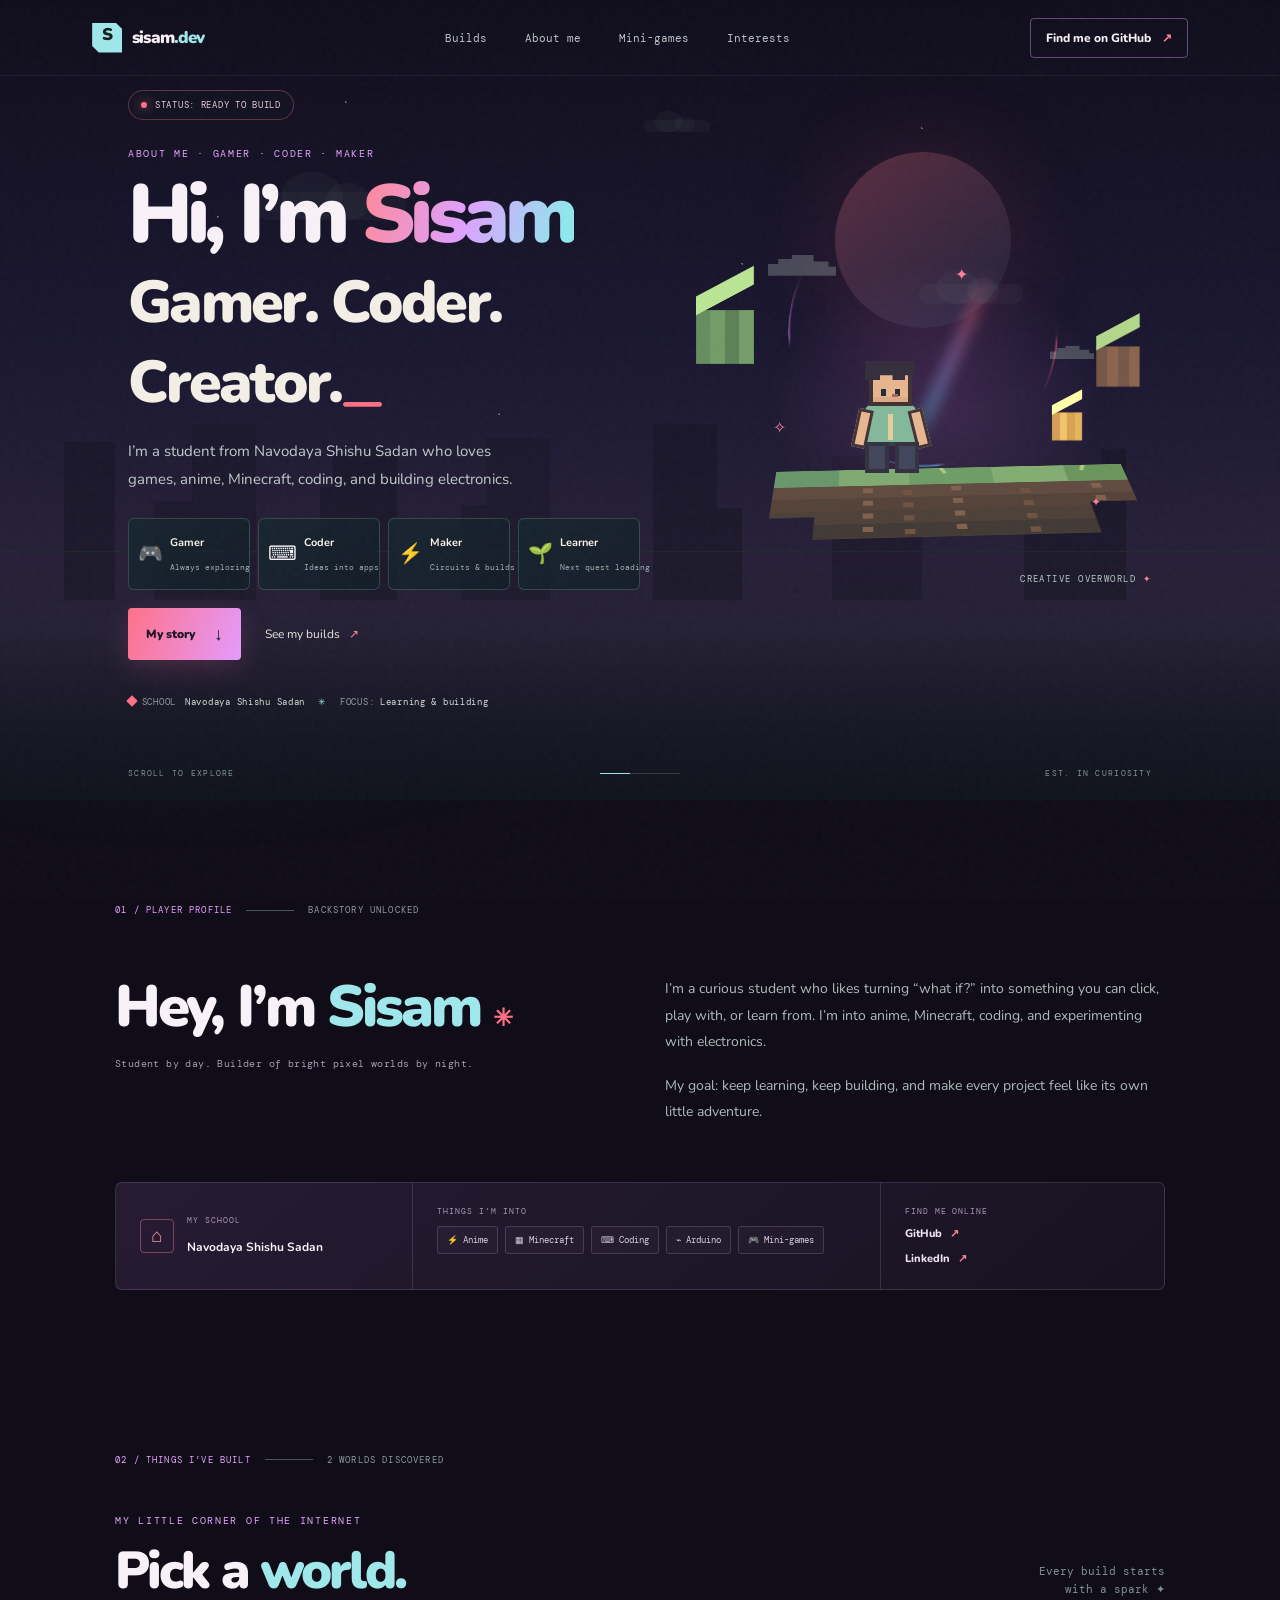
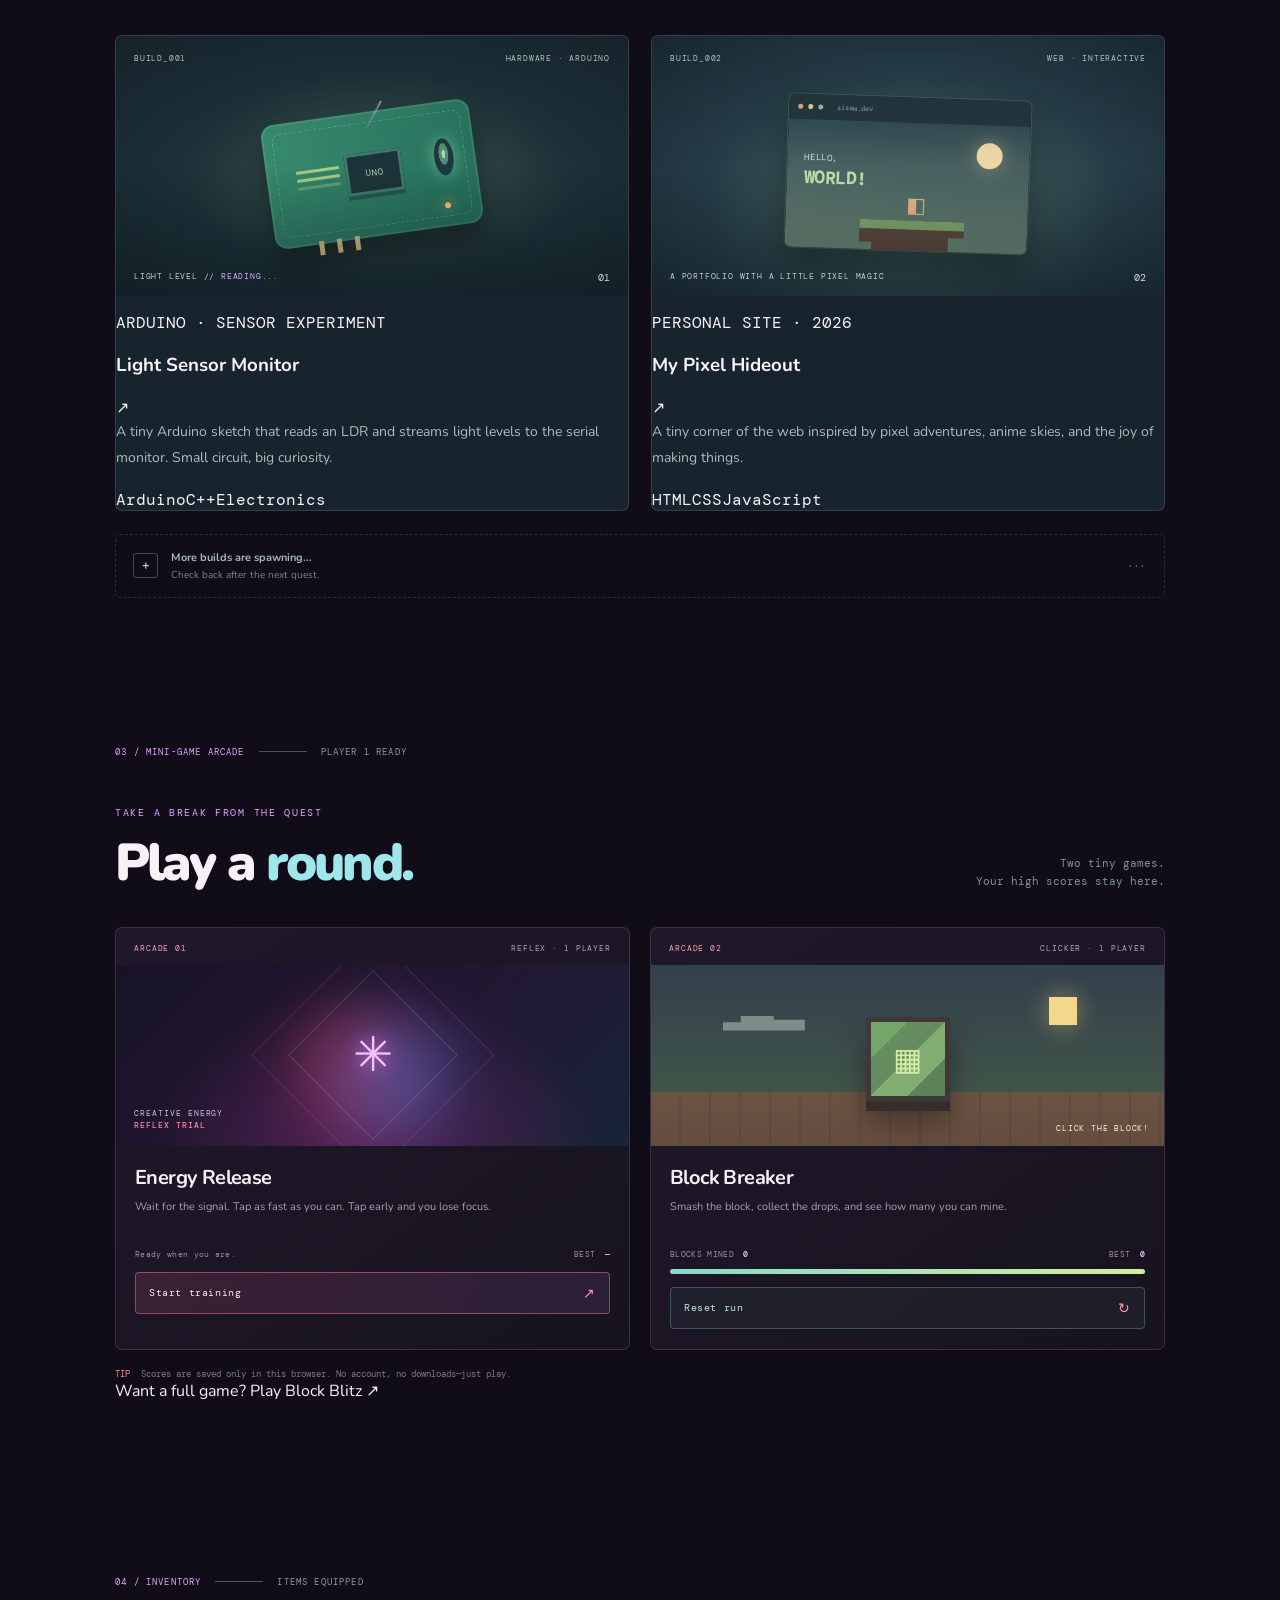
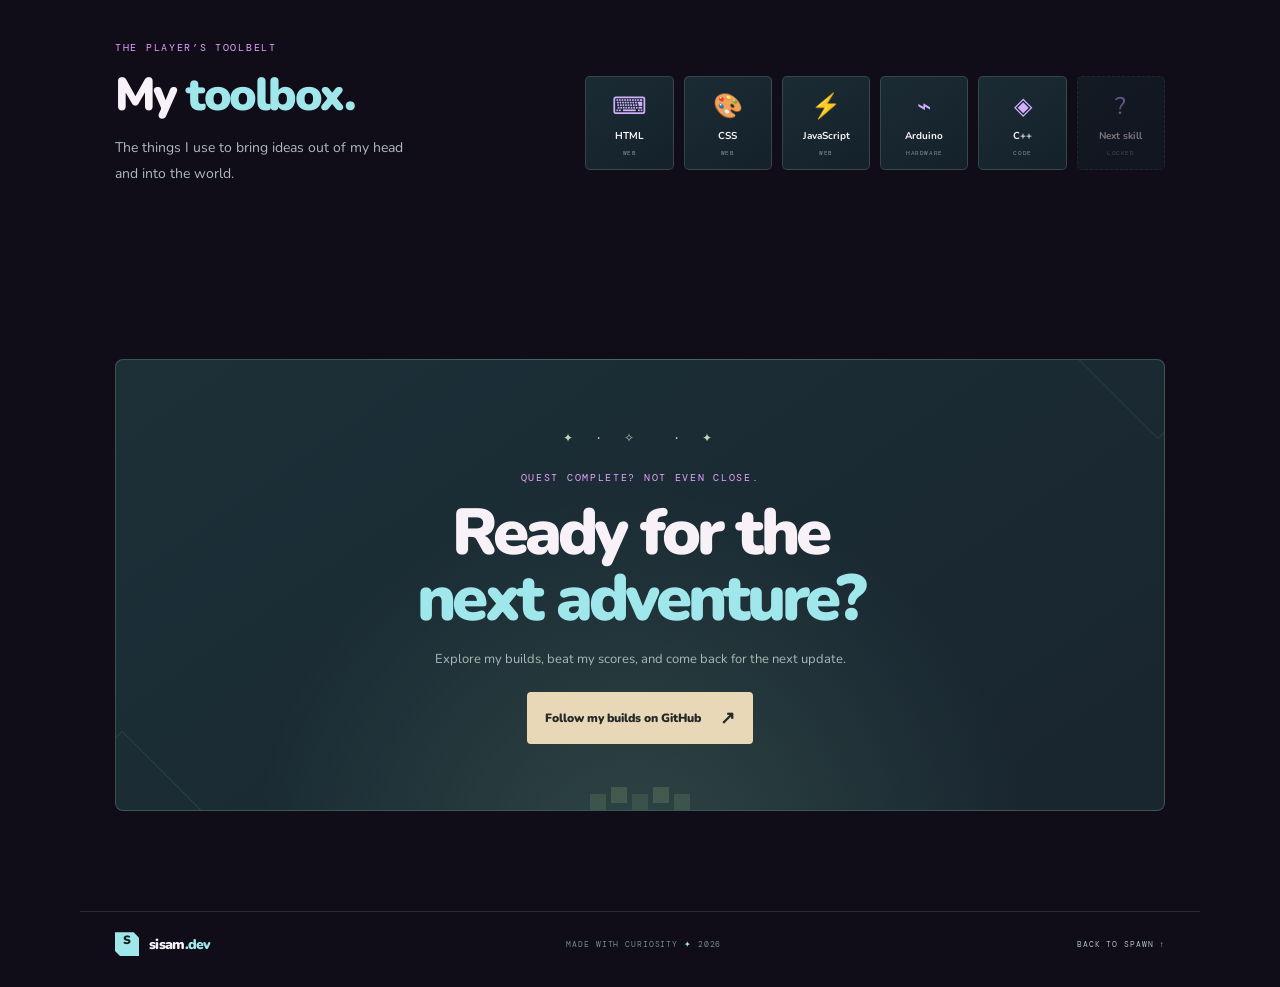
<file: index.html>
<!doctype html>
<html lang="en">
  <head>
    <meta charset="utf-8" />
    <meta name="viewport" content="width=device-width, initial-scale=1" />
    <meta name="theme-color" content="#100d18" />
    <meta name="description" content="Explore Sisam's creative world: anime inspiration, Minecraft-inspired builds, code, and mini-games." />
    <title>Sisam — Creative Pixel World</title>
    <link rel="preconnect" href="https://fonts.googleapis.com" />
    <link rel="preconnect" href="https://fonts.gstatic.com" crossorigin />
    <link href="https://fonts.googleapis.com/css2?family=DM+Mono:wght@400;500&family=Nunito:wght@400;500;600;700;800;900&display=swap" rel="stylesheet" />
    <link rel="stylesheet" href="styles.css" />
    <link rel="stylesheet" href="extra.css" />
    <script src="script.js" defer></script>
  </head>
  <body>
    <div class="grain" aria-hidden="true"></div>
    <header class="topbar">
      <a class="brand" href="#home" aria-label="Sisam home"><span class="brand-mark">S<span>.</span></span><span>sisam<span class="brand-dot">.dev</span></span></a>
      <nav class="nav" aria-label="Main navigation">
        <a href="#work">Builds</a><a href="#about">About me</a><a href="#arcade">Mini-games</a><a href="#toolbox">Interests</a>
      </nav>
      <a class="top-cta" href="https://github.com/sisam-ai" target="_blank" rel="noreferrer">Find me on GitHub <span>↗</span></a>
      <button class="menu-toggle" aria-label="Open menu" aria-expanded="false"><span></span><span></span></button>
    </header>

    <main>
      <section class="hero" id="home">
        <div class="hero-sky" aria-hidden="true"><div class="sun"></div><div class="cloud cloud-a"></div><div class="cloud cloud-b"></div><div class="cloud cloud-c"></div><div class="starfield"></div></div>
        <div class="hero-content">
          <div class="status-pill"><span class="status-dot"></span> STATUS: READY TO BUILD</div>
          <p class="eyebrow">ABOUT ME · GAMER · CODER · MAKER</p>
          <h1>Hi, I’m <span class="gradient-text">Sisam</span><br /><span class="hero-title-role">Gamer. Coder. Creator.</span><span class="cursor">_</span></h1>
          <p class="hero-copy">I’m a student from Navodaya Shishu Sadan who loves games, anime, Minecraft, coding, and building electronics.</p>
          <div class="hero-snapshot" aria-label="About me snapshot"><div><span>🎮</span><b>Gamer</b><small>Always exploring</small></div><div><span>⌨</span><b>Coder</b><small>Ideas into apps</small></div><div><span>⚡</span><b>Maker</b><small>Circuits & builds</small></div><div><span>🌱</span><b>Learner</b><small>Next quest loading</small></div></div>
          <div class="hero-actions"><a class="button button-primary" href="#about">My story <span>↓</span></a><a class="text-link" href="#work">See my builds <span>↗</span></a></div>
          <div class="hero-meta"><span><i class="tiny-square"></i> SCHOOL</span><b>Navodaya Shishu Sadan</b><span class="meta-sep">✳</span><span>FOCUS: <b>Learning & building</b></span></div>
        </div>
        <div class="scene" aria-hidden="true">
          <div class="scene-glow"></div>
          <div class="curse-ring"></div><div class="curse-rift"></div>
          <div class="pixel-cloud pixel-cloud-one"><i></i></div><div class="pixel-cloud pixel-cloud-two"><i></i></div>
          <div class="floating-block block-dirt"><div class="block-top"></div><div class="block-face"></div></div>
          <div class="floating-block block-grass"><div class="block-top"></div><div class="block-face"></div></div>
          <div class="floating-block block-gold"><div class="block-top"></div><div class="block-face"></div></div>
          <div class="character"><div class="hair"></div><div class="face"><i class="eye eye-left"></i><i class="eye eye-right"></i><i class="mouth"></i></div><div class="hood"></div><div class="arm arm-left"></div><div class="arm arm-right"></div><div class="leg leg-left"></div><div class="leg leg-right"></div></div>
          <div class="island"><div class="grass-cap"></div><div class="soil soil-a"></div><div class="soil soil-b"></div><div class="soil soil-c"></div><div class="soil soil-d"></div><div class="flower flower-one">✿</div><div class="flower flower-two">✿</div><div class="grass-tuft tuft-one"></div><div class="grass-tuft tuft-two"></div></div>
          <div class="scene-label">CREATIVE OVERWORLD <span>✦</span></div>
          <div class="pixel-spark spark-one">✦</div><div class="pixel-spark spark-two">✧</div><div class="pixel-spark spark-three">✦</div>
        </div>
        <div class="hero-bottom"><span>SCROLL TO EXPLORE</span><div class="scroll-line"><i></i></div><span>EST. IN CURIOSITY</span></div>
      </section>

      <section class="intro section-wrap" id="about">
        <div class="section-kicker"><span>01 / PLAYER PROFILE</span><span class="kicker-line"></span><span>BACKSTORY UNLOCKED</span></div>
        <div class="intro-grid"><div><h2>Hey, I’m <span class="accent">Sisam</span> <span class="wave">✳</span></h2><p class="profile-subtitle">Student by day. Builder of bright pixel worlds by night.</p></div><div class="intro-copy"><p>I’m a curious student who likes turning “what if?” into something you can click, play with, or learn from. I’m into anime, Minecraft, coding, and experimenting with electronics.</p><p>My goal: keep learning, keep building, and make every project feel like its own little adventure.</p></div></div>
        <div class="profile-board"><div class="profile-school"><span class="profile-icon">⌂</span><div><small>MY SCHOOL</small><strong>Navodaya Shishu Sadan</strong></div></div><div class="profile-interests"><small>THINGS I’M INTO</small><div class="interest-chips"><span>⚡ Anime</span><span>▦ Minecraft</span><span>⌨ Coding</span><span>⌁ Arduino</span><span>🎮 Mini-games</span></div></div><div class="profile-social"><small>FIND ME ONLINE</small><div class="social-links"><a href="https://github.com/sisam-ai" target="_blank" rel="noreferrer">GitHub <span>↗</span></a><a href="https://www.linkedin.com/in/sisam-deo-214405448/" target="_blank" rel="noreferrer">LinkedIn <span>↗</span></a></div></div></div>
      </section>

      <section class="work section-wrap" id="work">
        <div class="section-kicker"><span>02 / THINGS I’VE BUILT</span><span class="kicker-line"></span><span>2 WORLDS DISCOVERED</span></div>
        <div class="section-heading"><div><p class="eyebrow">MY LITTLE CORNER OF THE INTERNET</p><h2>Pick a <span class="accent">world.</span></h2></div><span class="heading-side">Every build starts<br />with a spark ✦</span></div>
        <div class="project-grid">
          <article class="project-card project-featured reveal">
            <a class="project-art art-sensor" href="https://github.com/sisam-ai" target="_blank" rel="noreferrer" aria-label="See Arduino light sensor on GitHub"><div class="art-topline"><span>BUILD_001</span><span>HARDWARE · ARDUINO</span></div><div class="sensor-board"><div class="board-chip">UNO</div><div class="board-lines"></div><div class="sensor-eye"></div><div class="board-led"></div><div class="board-pin pin-one"></div><div class="board-pin pin-two"></div><div class="board-pin pin-three"></div></div><div class="sensor-beam"></div><span class="art-caption">LIGHT LEVEL // <b>READING...</b></span><span class="art-index">01</span></a>
            <div class="project-info"><div class="project-title-row"><div><p class="project-type">ARDUINO · SENSOR EXPERIMENT</p><h3>Light Sensor Monitor</h3></div><a class="circle-arrow" href="https://github.com/sisam-ai" target="_blank" rel="noreferrer" aria-label="Open GitHub">↗</a></div><p>A tiny Arduino sketch that reads an LDR and streams light levels to the serial monitor. Small circuit, big curiosity.</p><div class="tags"><span>Arduino</span><span>C++</span><span>Electronics</span></div></div>
          </article>
          <article class="project-card reveal">
            <a class="project-art art-portfolio" href="#home" aria-label="Back to the top of this portfolio"><div class="art-topline"><span>BUILD_002</span><span>WEB · INTERACTIVE</span></div><div class="mini-window"><div class="window-bar"><i></i><i></i><i></i><span>sisam.dev</span></div><div class="window-scene"><div class="mini-sun"></div><div class="mini-island"><b></b><i></i></div><div class="mini-hero">HELLO,<br /><strong>WORLD!</strong></div><div class="mini-player">◧</div></div></div><span class="art-caption">A PORTFOLIO WITH A LITTLE PIXEL MAGIC</span><span class="art-index">02</span></a>
            <div class="project-info"><div class="project-title-row"><div><p class="project-type">PERSONAL SITE · 2026</p><h3>My Pixel Hideout</h3></div><a class="circle-arrow" href="#home" aria-label="Back to top">↗</a></div><p>A tiny corner of the web inspired by pixel adventures, anime skies, and the joy of making things.</p><div class="tags"><span>HTML</span><span>CSS</span><span>JavaScript</span></div></div>
          </article>
        </div>
        <div class="more-builds"><span class="more-icon">＋</span><span>More builds are spawning...<br /><small>Check back after the next quest.</small></span><span class="more-dots">···</span></div>
      </section>

      <section class="arcade section-wrap" id="arcade">
        <div class="section-kicker"><span>03 / MINI-GAME ARCADE</span><span class="kicker-line"></span><span>PLAYER 1 READY</span></div>
        <div class="section-heading"><div><p class="eyebrow">TAKE A BREAK FROM THE QUEST</p><h2>Play a <span class="accent">round.</span></h2></div><span class="heading-side">Two tiny games.<br />Your high scores stay here.</span></div>
        <div class="game-grid">
          <article class="game-card game-curse reveal"><div class="game-header"><span class="game-stamp">ARCADE 01</span><span class="game-difficulty">REFLEX · 1 PLAYER</span></div><div class="game-art curse-art"><div class="aura aura-red"></div><div class="aura aura-blue"></div><div class="crosshair">✳</div><div class="game-art-label">CREATIVE ENERGY<br /><b>REFLEX TRIAL</b></div></div><div class="game-content"><h3>Energy Release</h3><p>Wait for the signal. Tap as fast as you can. Tap early and you lose focus.</p><div class="game-scoreline"><span id="curse-status" aria-live="polite">Ready when you are.</span><span>BEST <b id="curse-best">—</b></span></div><button class="game-button" id="curse-button" type="button">Start training <span>↗</span></button></div></article>
          <article class="game-card game-mine reveal"><div class="game-header"><span class="game-stamp">ARCADE 02</span><span class="game-difficulty">CLICKER · 1 PLAYER</span></div><div class="game-art mine-art"><div class="voxel-sun"></div><div class="voxel-cloud"></div><button class="mine-target" id="mine-button" type="button" aria-label="Mine the block"><span id="mine-face">▦</span></button><span class="mine-hint">CLICK THE BLOCK!</span><div class="mine-particles" id="mine-particles" aria-hidden="true">✧</div></div><div class="game-content"><h3>Block Breaker</h3><p>Smash the block, collect the drops, and see how many you can mine.</p><div class="game-scoreline"><span>BLOCKS MINED <b id="mine-score">0</b></span><span>BEST <b id="mine-best">0</b></span></div><div class="mine-progress" aria-label="Block durability"><i id="mine-health"></i></div><button class="game-button game-button-alt" id="mine-reset" type="button">Reset run <span>↻</span></button></div></article>
        </div>
        <p class="arcade-note"><span>TIP</span> Scores are saved only in this browser. No account, no downloads—just play.</p>
        <a class="full-game-link" href="block-blitz.html">Want a full game? Play Block Blitz <span>↗</span></a>
      </section>

      <section class="toolbox section-wrap" id="toolbox">
        <div class="section-kicker"><span>04 / INVENTORY</span><span class="kicker-line"></span><span>ITEMS EQUIPPED</span></div>
        <div class="toolbox-grid"><div><p class="eyebrow">THE PLAYER’S TOOLBELT</p><h2>My <span class="accent">toolbox.</span></h2><p class="toolbox-copy">The things I use to bring ideas out of my head and into the world.</p></div><div class="inventory"><div class="inventory-slot"><span class="item-emoji">⌨</span><b>HTML</b><small>WEB</small></div><div class="inventory-slot"><span class="item-emoji">🎨</span><b>CSS</b><small>WEB</small></div><div class="inventory-slot"><span class="item-emoji">⚡</span><b>JavaScript</b><small>WEB</small></div><div class="inventory-slot"><span class="item-emoji">⌁</span><b>Arduino</b><small>HARDWARE</small></div><div class="inventory-slot"><span class="item-emoji">◈</span><b>C++</b><small>CODE</small></div><div class="inventory-slot locked"><span class="item-emoji">?</span><b>Next skill</b><small>LOCKED</small></div></div></div>
      </section>

      <section class="contact section-wrap"><div class="contact-card"><div class="contact-stars" aria-hidden="true">✦　·　✧　　·　✦</div><p class="eyebrow">QUEST COMPLETE? NOT EVEN CLOSE.</p><h2>Ready for the<br /><span>next adventure?</span></h2><p>Explore my builds, beat my scores, and come back for the next update.</p><a class="button button-light" href="https://github.com/sisam-ai" target="_blank" rel="noreferrer">Follow my builds on GitHub <span>↗</span></a><div class="contact-blocks" aria-hidden="true"><i></i><i></i><i></i><i></i><i></i></div></div></section>
    </main>
    <footer class="footer"><a class="brand" href="#home"><span class="brand-mark">S<span>.</span></span><span>sisam<span class="brand-dot">.dev</span></span></a><span>MADE WITH CURIOSITY <span class="accent">✦</span> 2026</span><a class="footer-top" href="#home">BACK TO SPAWN ↑</a></footer>
  </body>
</html>
</file>
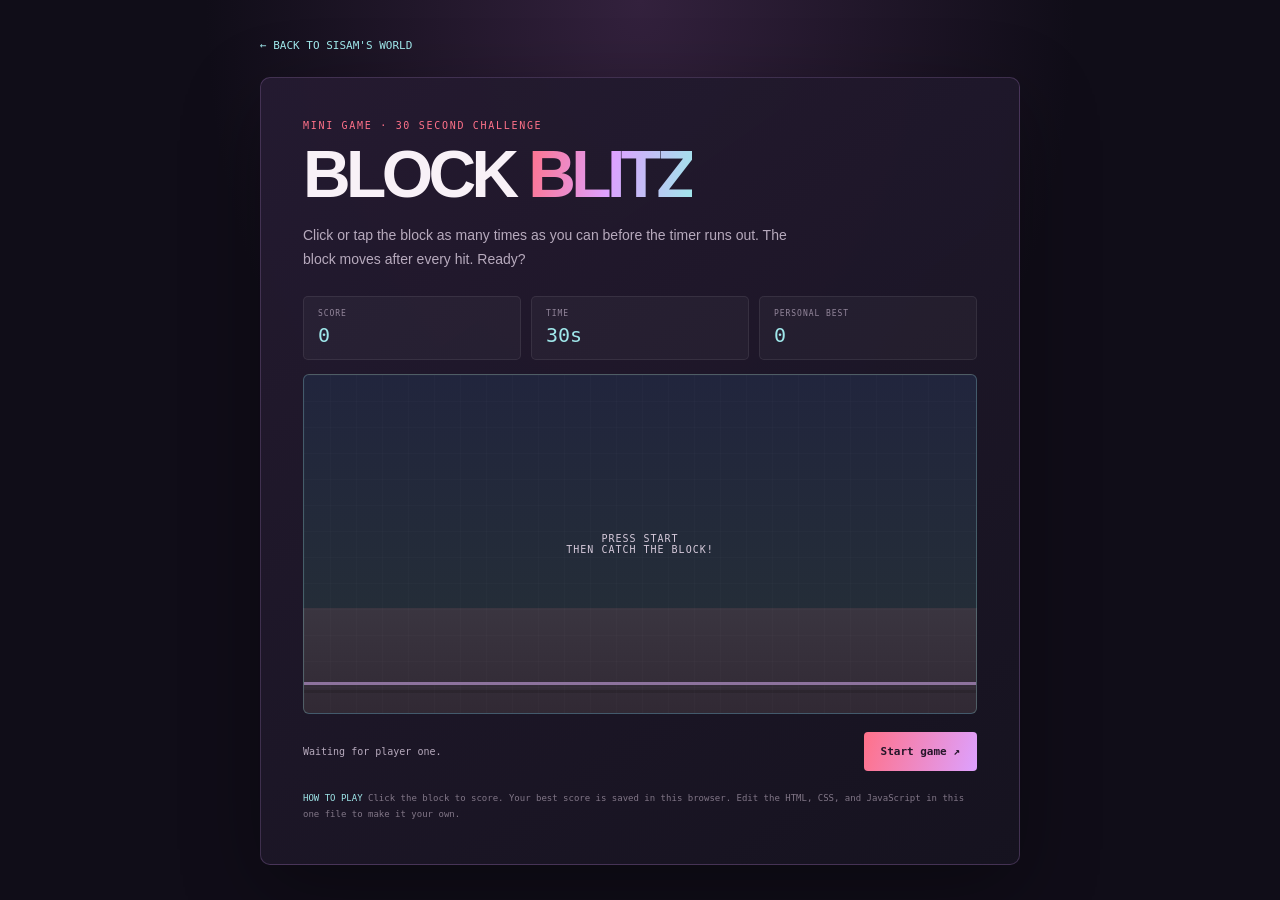
<file: block-blitz.html>
<!doctype html>
<html lang="en">
<head>
  <meta charset="utf-8" />
  <meta name="viewport" content="width=device-width, initial-scale=1" />
  <meta name="theme-color" content="#100d18" />
  <meta name="description" content="Play Block Blitz, a tiny 30-second block-click game by Sisam." />
  <title>Block Blitz — Sisam's Mini Game</title>
  <style>
    :root{color-scheme:dark;--bg:#100d18;--panel:#1b1425;--pink:#ff7189;--violet:#dda1ff;--cyan:#9fe7ea;--text:#f8f1f7;--muted:#b7aabd;--mono:"DM Mono",Consolas,monospace;--sans:"Nunito",Arial,sans-serif}
    *{box-sizing:border-box}body{margin:0;min-height:100vh;background:radial-gradient(ellipse at 50% 0%,#33213d 0,transparent 48%),var(--bg);color:var(--text);font-family:var(--sans);display:grid;place-items:center;padding:24px}.shell{width:min(760px,100%)}.back{font:11px var(--mono);color:var(--cyan);text-decoration:none}.back:hover{color:var(--pink)}.game{margin-top:24px;padding:clamp(20px,5vw,42px);background:linear-gradient(145deg,rgba(37,27,49,.96),rgba(22,19,32,.98));border:1px solid rgba(221,161,255,.2);border-radius:10px;box-shadow:0 24px 80px rgba(0,0,0,.32)}.eyebrow{margin:0 0 12px;color:var(--pink);font:10px var(--mono);letter-spacing:.17em}.title{font-size:clamp(36px,8vw,66px);line-height:.95;letter-spacing:-.07em;margin:0}.title span{background:linear-gradient(100deg,var(--pink),var(--violet),var(--cyan));background-clip:text;color:transparent}.intro{color:var(--muted);font-size:14px;line-height:1.7;max-width:510px;margin:18px 0 25px}.stats{display:flex;gap:10px;margin-bottom:14px}.stat{flex:1;padding:12px 14px;background:rgba(255,255,255,.035);border:1px solid rgba(255,255,255,.08);border-radius:5px}.stat small{display:block;color:#93869b;font:8px var(--mono);letter-spacing:.12em}.stat strong{display:block;margin-top:5px;font:20px var(--mono);color:var(--cyan)}.arena{height:clamp(220px,48vw,340px);position:relative;overflow:hidden;border:1px solid rgba(159,231,234,.27);border-radius:6px;background:linear-gradient(180deg,#21253d,#242d38 69%,#3a3540 69%,#312934);isolation:isolate}.arena:before{content:"";position:absolute;inset:0;opacity:.15;background-image:linear-gradient(rgba(255,255,255,.11) 1px,transparent 1px),linear-gradient(90deg,rgba(255,255,255,.11) 1px,transparent 1px);background-size:26px 26px;z-index:-1}.arena:after{content:"";position:absolute;bottom:28px;left:0;right:0;height:3px;background:#8d739d;box-shadow:0 8px 0 rgba(0,0,0,.14)}.arena-hint{position:absolute;inset:0;display:grid;place-items:center;text-align:center;color:#d5c9da;font:10px var(--mono);letter-spacing:.1em;pointer-events:none;padding:20px}.target{position:absolute;left:50%;top:50%;transform:translate(-50%,-50%);width:58px;height:58px;border:4px solid #373346;border-radius:4px;background:linear-gradient(135deg,#7cb76e 0 25%,#5b8b61 25% 50%,#83b974 50% 75%,#5c855b 75%);box-shadow:0 8px 0 #302b37,0 0 24px rgba(137,225,184,.33);color:#e5ffd5;font:25px var(--mono);cursor:pointer;animation:spawn .18s ease-out}.target:hover{filter:brightness(1.15)}.target:active{transform:translate(-50%,-43%) scale(.94)}.target[hidden]{display:none}.controls{display:flex;align-items:center;justify-content:space-between;gap:16px;margin-top:18px}.status{font:10px var(--mono);color:#b7aabd}.start{border:0;border-radius:4px;padding:13px 17px;background:linear-gradient(105deg,var(--pink),var(--violet));color:#241529;font:700 11px var(--mono);cursor:pointer;transition:transform .18s,filter .18s}.start:hover{transform:translateY(-2px);filter:brightness(1.08)}.start:focus-visible,.target:focus-visible{outline:3px solid var(--cyan);outline-offset:3px}.tip{color:#817687;font:9px/1.7 var(--mono);margin:20px 0 0}.tip b{color:var(--cyan);font-weight:400}@keyframes spawn{from{opacity:0;scale:.45;rotate:-12deg}to{opacity:1;scale:1;rotate:0}}@media(max-width:480px){body{padding:14px}.game{padding:20px}.controls{align-items:stretch;flex-direction:column}.start{width:100%}.status{text-align:center}}
  </style>
</head>
<body>
  <main class="shell">
    <a class="back" href="index.html#arcade">← BACK TO SISAM'S WORLD</a>
    <section class="game" aria-labelledby="game-title">
      <p class="eyebrow">MINI GAME · 30 SECOND CHALLENGE</p>
      <h1 class="title" id="game-title">BLOCK <span>BLITZ</span></h1>
      <p class="intro">Click or tap the block as many times as you can before the timer runs out. The block moves after every hit. Ready?</p>
      <div class="stats" aria-live="polite">
        <div class="stat"><small>SCORE</small><strong id="score">0</strong></div>
        <div class="stat"><small>TIME</small><strong><span id="time">30</span>s</strong></div>
        <div class="stat"><small>PERSONAL BEST</small><strong id="best">0</strong></div>
      </div>
      <div class="arena" id="arena" aria-label="Game area">
        <div class="arena-hint" id="hint">PRESS START<br />THEN CATCH THE BLOCK!</div>
        <button class="target" id="target" type="button" aria-label="Catch the block" hidden>▦</button>
      </div>
      <div class="controls"><span class="status" id="status" aria-live="polite">Waiting for player one.</span><button class="start" id="start" type="button">Start game ↗</button></div>
      <p class="tip"><b>HOW TO PLAY</b> Click the block to score. Your best score is saved in this browser. Edit the HTML, CSS, and JavaScript in this one file to make it your own.</p>
    </section>
  </main>
  <script>
    // 1. Find the game elements on the page.
    const arena = document.querySelector("#arena");
    const target = document.querySelector("#target");
    const startButton = document.querySelector("#start");
    const scoreText = document.querySelector("#score");
    const timeText = document.querySelector("#time");
    const bestText = document.querySelector("#best");
    const statusText = document.querySelector("#status");
    const hint = document.querySelector("#hint");

    // 2. Keep track of the round.
    let score = 0;
    let secondsLeft = 30;
    let timerId;
    let playing = false;
    let best = Number(localStorage.getItem("sisam-block-blitz-best")) || 0;
    bestText.textContent = best;

    // 3. Move the block to a random spot inside the game area.
    function moveBlock() {
      const x = 10 + Math.random() * 80;
      const y = 18 + Math.random() * 58;
      target.style.left = `${x}%`;
      target.style.top = `${y}%`;
      target.textContent = ["▦", "◆", "✦", "⬚"][Math.floor(Math.random() * 4)];
    }

    // 4. Start a new 30-second round.
    function startGame() {
      clearInterval(timerId);
      score = 0;
      secondsLeft = 30;
      playing = true;
      scoreText.textContent = score;
      timeText.textContent = secondsLeft;
      statusText.textContent = "Go! Catch those blocks!";
      hint.hidden = true;
      target.hidden = false;
      startButton.textContent = "Restart round ↻";
      moveBlock();

      timerId = setInterval(() => {
        secondsLeft -= 1;
        timeText.textContent = secondsLeft;
        if (secondsLeft <= 0) endGame();
      }, 1000);
    }

    // 5. Finish the round and save a new personal best.
    function endGame() {
      clearInterval(timerId);
      playing = false;
      target.hidden = true;
      hint.hidden = false;
      hint.innerHTML = `TIME'S UP!<br />YOU CAUGHT ${score} BLOCK${score === 1 ? "" : "S"}`;
      statusText.textContent = score > best ? "New personal best! Nice run." : "Round complete. Try again?";
      if (score > best) {
        best = score;
        bestText.textContent = best;
        localStorage.setItem("sisam-block-blitz-best", best);
      }
      startButton.textContent = "Play again ↻";
    }

    // 6. Every hit adds a point and moves the target.
    target.addEventListener("click", () => {
      if (!playing) return;
      score += 1;
      scoreText.textContent = score;
      moveBlock();
    });

    startButton.addEventListener("click", startGame);
  </script>
</body>
</html>
</file>
<file: styles.css>
:root{--bg:#101923;--panel:#17232d;--panel2:#1b2a33;--text:#f6f1e7;--muted:#a3afb2;--mint:#95d8b1;--lime:#c3e39b;--orange:#f2a56f;--line:rgba(207,230,218,.13);--mono:"DM Mono",monospace;--sans:"Nunito",sans-serif}*{box-sizing:border-box}html{scroll-behavior:smooth;scroll-padding-top:85px}body{margin:0;background:var(--bg);color:var(--text);font-family:var(--sans);overflow-x:hidden}body:before{content:"";position:fixed;inset:0;pointer-events:none;z-index:-1;background:radial-gradient(ellipse at 77% 8%,rgba(106,142,129,.11),transparent 33%),radial-gradient(ellipse at 12% 65%,rgba(61,95,106,.1),transparent 32%)}a{color:inherit;text-decoration:none}.grain{position:fixed;inset:0;opacity:.045;pointer-events:none;z-index:10;background-image:url("data:image/svg+xml,%3Csvg viewBox='0 0 180 180' xmlns='http://www.w3.org/2000/svg'%3E%3Cfilter id='n'%3E%3CfeTurbulence type='fractalNoise' baseFrequency='.9' numOctaves='3' stitchTiles='stitch'/%3E%3C/filter%3E%3Crect width='100%25' height='100%25' filter='url(%23n)' opacity='.55'/%3E%3C/svg%3E")}.topbar{height:76px;display:flex;align-items:center;justify-content:space-between;padding:0 7.2%;border-bottom:1px solid rgba(255,255,255,.06);position:absolute;inset:0 0 auto;z-index:5}.brand{display:flex;align-items:center;gap:10px;font-weight:900;letter-spacing:-.05em;font-size:17px}.brand-mark{height:30px;width:30px;display:grid;place-items:center;background:var(--mint);color:#12211d;font-weight:1000;clip-path:polygon(0 0,78% 0,100% 22%,100% 100%,22% 100%,0 78%)}.brand-mark span{color:#db865e}.brand-dot{color:var(--mint)}.nav{display:flex;gap:38px;font:11px var(--mono);color:#bcc5c5}.nav a,.top-cta,.text-link,.arrow-link,.footer-top{transition:color .2s}.nav a:hover,.text-link:hover,.arrow-link:hover,.footer-top:hover{color:var(--mint)}.top-cta{font-size:12px;font-weight:800;border:1px solid rgba(149,216,177,.35);padding:11px 15px;border-radius:4px}.top-cta span{color:var(--mint);margin-left:8px}.menu-toggle{display:none}.hero{min-height:710px;height:min(800px,100svh);position:relative;display:grid;grid-template-columns:1fr 1fr;align-items:center;padding:76px 10% 60px;overflow:hidden}.hero-sky{position:absolute;inset:0;overflow:hidden;background:linear-gradient(180deg,#172733 0%,#203641 48%,#293e45 82%,#17252d 100%);z-index:-1}.hero-sky:after{content:"";position:absolute;inset:auto 0 0;height:31%;background:linear-gradient(180deg,transparent,rgba(10,20,25,.58));border-top:1px solid rgba(179,222,192,.08)}.sun{width:176px;height:176px;border-radius:50%;position:absolute;right:21%;top:19%;background:linear-gradient(145deg,rgba(244,205,151,.24),rgba(237,166,112,.02));box-shadow:0 0 90px rgba(250,190,137,.12);animation:sun-breathe 6s ease-in-out infinite}.cloud{position:absolute;width:150px;height:28px;background:rgba(185,216,204,.035);border-radius:30px;animation:cloud-drift 35s linear infinite}.cloud:before,.cloud:after{content:"";position:absolute;background:inherit;border-radius:50%}.cloud:before{width:62px;height:48px;left:25px;bottom:0}.cloud:after{width:46px;height:37px;left:69px;bottom:0}.cloud-a{left:20%;top:24%}.cloud-b{left:70%;top:35%;transform:scale(.7);animation-delay:-16s}.cloud-c{left:47%;top:14%;transform:scale(.45);animation-delay:-8s}.starfield{position:absolute;inset:5% 0 30%;background-image:radial-gradient(1px 1px at 17% 34%,#fff 98%,transparent),radial-gradient(1px 1px at 72% 17%,#fff 98%,transparent),radial-gradient(1px 1px at 89% 55%,#fff 98%,transparent),radial-gradient(1px 1px at 39% 72%,#fff 98%,transparent),radial-gradient(1px 1px at 58% 43%,#fff 98%,transparent),radial-gradient(1px 1px at 27% 12%,#fff 98%,transparent);opacity:.35;animation:twinkle 4s ease-in-out infinite alternate}.hero-content{z-index:1;max-width:540px;padding-bottom:18px}.status-pill,.eyebrow,.section-kicker,.hero-meta,.art-topline,.art-caption,.project-type,.tags,.scene-label,.hero-bottom,.footer,.inventory-slot small{font-family:var(--mono)}.status-pill{display:inline-flex;align-items:center;gap:8px;border:1px solid rgba(149,216,177,.25);color:#b8d1c3;padding:8px 12px;border-radius:30px;font-size:9px;letter-spacing:.08em;margin-bottom:27px;background:rgba(17,31,35,.2)}.status-dot{height:6px;width:6px;background:var(--mint);box-shadow:0 0 10px var(--mint);border-radius:50%;animation:pulse 1.8s infinite}.eyebrow{font-size:10px;letter-spacing:.17em;color:var(--mint);margin:0 0 16px}.eyebrow span{color:var(--orange);padding:0 5px}.hero h1{font-size:clamp(50px,6.5vw,82px);line-height:.97;letter-spacing:-.065em;margin:0;font-weight:900}.gradient-text{background:linear-gradient(105deg,var(--lime),var(--mint),#f2d8a2);-webkit-background-clip:text;background-clip:text;color:transparent}.cursor{color:var(--orange);font-weight:500;animation:blink 1s steps(2) infinite}.hero-copy{max-width:400px;color:#c0cbca;font-size:15px;line-height:1.85;margin:23px 0 24px}.hero-actions{display:flex;align-items:center;gap:24px}.button{display:inline-flex;align-items:center;gap:19px;padding:14px 18px;border-radius:4px;font-size:12px;font-weight:900;transition:transform .2s,box-shadow .2s}.button:hover{transform:translateY(-3px)}.button-primary{background:var(--mint);color:#14211e;box-shadow:0 8px 26px rgba(117,194,148,.13)}.button-primary:hover{box-shadow:0 10px 35px rgba(117,194,148,.28)}.button-primary span,.button-light span{font-size:18px}.text-link{color:#e7e5dc;font-size:12px}.text-link span{color:var(--mint);margin-left:6px}.hero-meta{display:flex;align-items:center;gap:12px;margin-top:36px;color:#8e9da0;font-size:9px;letter-spacing:.08em}.hero-meta b{color:#d8dfd9;font-weight:400}.tiny-square{width:8px;height:8px;background:var(--orange);display:inline-block;transform:rotate(45deg)}.meta-sep{color:var(--mint);margin:0 4px}.scene{height:450px;position:relative;z-index:1;perspective:700px;animation:scene-float 6s ease-in-out infinite}.scene-glow{position:absolute;width:350px;height:300px;right:8%;top:15%;background:radial-gradient(ellipse,rgba(137,208,174,.14),transparent 68%);filter:blur(6px)}.island{position:absolute;width:365px;height:98px;bottom:84px;right:3%;transform:rotateX(54deg) rotateZ(-2deg);transform-style:preserve-3d;background:#483d35;box-shadow:0 24px 30px rgba(0,0,0,.28);clip-path:polygon(0 0,100% 0,100% 57%,87% 57%,87% 100%,12% 100%,12% 70%,0 70%)}.grass-cap{height:25px;background:linear-gradient(90deg,#69976b 0 18%,#7faa72 18% 38%,#6e9d67 38% 62%,#83ad72 62% 83%,#6a965d 83%)}.soil{height:18px;background:#614b40;position:relative}.soil:after{content:"";position:absolute;width:10px;height:7px;background:#80624e;top:4px;left:var(--x,25%);box-shadow:40px 4px #705342,90px -1px #80624e,160px 5px #705342,234px 0 #80624e}.soil-b{background:#554339}.soil-c{background:#4e4138}.soil-d{background:#423a35}.flower{position:absolute;color:#f5ca9c;font-size:17px;top:-20px;z-index:2;text-shadow:0 0 12px #f3b674}.flower-one{left:25%}.flower-two{left:75%;color:#c9a1d5}.grass-tuft{position:absolute;top:-4px;width:4px;height:13px;background:#aacb82;z-index:2;transform:rotate(-25deg)}.tuft-one{left:47%}.tuft-two{left:88%;transform:rotate(25deg)}.floating-block{position:absolute;z-index:2;transform-style:preserve-3d;animation:block-float 4s ease-in-out infinite}.block-face{width:58px;height:54px;box-shadow:inset 0 0 0 1px rgba(0,0,0,.08)}.block-top{width:58px;height:19px;transform:skewY(-28deg) translateY(-10px);transform-origin:bottom;background:#8ab27b;filter:brightness(1.15)}.block-dirt{right:1%;top:31%;transform:scale(.75);animation-delay:-1.3s}.block-dirt .block-top{background:#9cbb78}.block-dirt .block-face{background:linear-gradient(90deg,#765849 0 25%,#8b654b 25% 50%,#765849 50% 75%,#8a664e 75%)}.block-grass{left:11%;top:24%;animation-delay:-2s}.block-grass .block-face{background:linear-gradient(90deg,#668d60 0 25%,#739c66 25% 50%,#5e8158 50% 75%,#769d69 75%)}.block-grass .block-top{background:#a2c781}.block-gold{right:11%;bottom:39%;transform:scale(.52);animation-delay:-.5s}.block-gold .block-face{background:linear-gradient(90deg,#d69e57 0 25%,#f2c46c 25% 50%,#d7a451 50% 75%,#e4b65e 75%)}.block-gold .block-top{background:#ffe094}.pixel-cloud{position:absolute;width:68px;height:26px;background:#d3e6d9;opacity:.25;top:16%;left:25%;image-rendering:pixelated;clip-path:polygon(0 35%,15% 35%,15% 15%,35% 15%,35% 0,67% 0,67% 25%,89% 25%,89% 45%,100% 45%,100% 80%,0 80%);animation:cloud-drift 9s ease-in-out infinite alternate}.pixel-cloud-two{top:35%;left:auto;right:9%;transform:scale(.65);animation-delay:-4s}.character{position:absolute;z-index:4;left:42%;bottom:157px;width:72px;height:118px;animation:character-bob 2s ease-in-out infinite}.face{position:absolute;width:43px;height:37px;left:14px;top:11px;background:#e7b68e;border:4px solid #413234;z-index:3;box-shadow:inset 0 -5px rgba(177,119,93,.18)}.hair{position:absolute;z-index:4;top:3px;left:10px;width:50px;height:19px;background:#352e3d;clip-path:polygon(0 0,100% 0,100% 75%,80% 75%,80% 100%,55% 100%,55% 75%,30% 75%,30% 100%,0 100%)}.eye{position:absolute;top:16px;width:5px;height:7px;background:#252b35}.eye-left{left:8px}.eye-right{right:8px}.mouth{position:absolute;left:19px;bottom:5px;width:6px;height:3px;background:#ad6265}.hood{position:absolute;left:7px;top:44px;width:57px;height:44px;background:#83b99b;border:4px solid #33434a;clip-path:polygon(17% 0,83% 0,100% 22%,100% 100%,0 100%,0 22%)}.hood:after{content:"";position:absolute;left:22px;top:8px;height:26px;width:5px;background:#e5ce9e}.arm{position:absolute;top:51px;width:15px;height:39px;background:#e8b78f;border:3px solid #40333a}.arm-left{left:0;transform:rotate(12deg)}.arm-right{right:0;transform:rotate(-14deg)}.leg{position:absolute;top:84px;width:24px;height:31px;background:#42465c;border:4px solid #343241}.leg-left{left:10px}.leg-right{right:8px}.scene-label{position:absolute;right:0;bottom:48px;color:#b8c9c5;font-size:9px;letter-spacing:.16em}.scene-label span{color:var(--orange)}.pixel-spark{position:absolute;color:var(--lime);animation:sparkle 3s ease-in-out infinite}.spark-one{top:18%;right:36%}.spark-two{top:52%;left:26%;color:var(--orange);animation-delay:-1s}.spark-three{top:69%;right:10%;font-size:12px;animation-delay:-2s}.hero-bottom{position:absolute;bottom:22px;left:10%;right:10%;display:flex;justify-content:space-between;align-items:center;color:#819295;letter-spacing:.16em;font-size:8px}.scroll-line{height:1px;width:80px;background:rgba(220,239,225,.18);position:relative}.scroll-line i{position:absolute;left:0;top:0;height:1px;width:30px;background:var(--mint);animation:scroll-walk 2s ease-in-out infinite}.section-wrap{max-width:1120px;margin:auto;padding:104px 35px}.section-kicker{display:flex;align-items:center;gap:14px;font-size:9px;letter-spacing:.13em;color:#8e9c9f}.section-kicker span:first-child{color:var(--mint)}.kicker-line{height:1px;width:48px;background:rgba(149,216,177,.38)}.intro-grid{display:grid;grid-template-columns:1fr 1.1fr;gap:9%;padding:60px 0 0}.intro h2,.section-heading h2,.toolbox h2{font-size:clamp(38px,5vw,58px);letter-spacing:-.055em;line-height:1.08;margin:0;font-weight:900}.accent{color:var(--mint)}.wave{font-size:24px;color:var(--orange);display:inline-block;animation:wave 2.6s ease-in-out infinite}.intro-copy{max-width:570px}.intro-copy p,.project-info>p,.toolbox-copy{font-size:14px;line-height:1.9;color:#aebbb9;margin:0 0 17px}.inline-pixel{color:#88ac74}.arrow-link{display:inline-flex;gap:10px;align-items:center;color:#d5ded6;font-size:12px;font-weight:800;margin-top:9px}.arrow-link span{color:var(--mint)}.work{padding-top:60px}.section-heading{display:flex;justify-content:space-between;align-items:end;margin:48px 0 36px}.section-heading h2{font-size:52px}.heading-side{text-align:right;color:#819195;font:11px/1.7 var(--mono)}.project-grid{display:grid;grid-template-columns:1fr 1fr;gap:22px}.project-card{background:#17232d;border:1px solid var(--line);border-radius:7px;overflow:hidden;transition:transform .35s,border-color .35s,box-shadow .35s}.project-card:hover{transform:translateY(-6px);border-color:rgba(149,216,177,.35);box-shadow:0 18px 35px rgba(0,0,0,.15)}.project-art{height:260px;display:block;position:relative;overflow:hidden;background:#21343b}.project-art:after{content:"";position:absolute;inset:0;background:linear-gradient(180deg,rgba(9,18,23,.1),transparent 50%,rgba(9,18,23,.4));pointer-events:none}.art-topline{position:absolute;z-index:1;top:17px;left:18px;right:18px;display:flex;justify-content:space-between;font-size:8px;letter-spacing:.1em;color:#afc1bb}.art-caption{position:absolute;z-index:2;left:18px;bottom:15px;color:#c1ceca;font-size:8px;letter-spacing:.1em}.art-caption b{color:var(--lime);font-weight:400;animation:pulse 1.8s infinite}.art-index{position:absolute;right:18px;bottom:12px;z-index:2;font:10px var(--mono);color:#d2dfd8}.art-sensor{background:radial-gradient(ellipse at 51% 55%,#425b51,#1c3138 52%,#18242d)}.sensor-board{position:absolute;width:210px;height:125px;left:50%;top:53%;transform:translate(-50%,-50%) rotate(-8deg);border-radius:13px;background:linear-gradient(135deg,#398e71,#236b58);box-shadow:0 18px 28px rgba(0,0,0,.4),inset 0 0 0 2px rgba(173,237,191,.12)}.sensor-board:before{content:"";position:absolute;inset:10px;border:1px dashed rgba(203,238,206,.26);border-radius:8px}.board-chip{position:absolute;top:40px;left:79px;width:57px;height:42px;display:grid;place-items:center;background:#1c3439;color:#bbd4c3;border:3px solid #3f7770;font:9px var(--mono);letter-spacing:.1em;box-shadow:0 4px 0 rgba(0,0,0,.25)}.board-lines{position:absolute;width:43px;height:3px;background:#aac980;left:30px;top:50px;box-shadow:0 8px #aac980,0 16px rgba(170,201,128,.4)}.sensor-eye{position:absolute;right:22px;top:37px;width:19px;height:37px;border-radius:50%;background:radial-gradient(ellipse at 50% 42%,#a9d8b4 0 13%,#538e76 15% 34%,#1b393e 37%);box-shadow:0 0 17px rgba(147,219,176,.6)}.board-led{position:absolute;bottom:18px;right:31px;width:6px;height:6px;background:#ffbf77;box-shadow:0 0 13px #ffb766;border-radius:50%;animation:pulse 1s infinite}.board-pin{position:absolute;bottom:-11px;width:5px;height:14px;background:#d4bd84}.pin-one{left:43px}.pin-two{left:61px}.pin-three{left:79px}.sensor-beam{position:absolute;left:50%;top:24%;height:34px;width:2px;background:linear-gradient(var(--lime),transparent);transform:rotate(28deg);opacity:.65;animation:beam 2.4s ease-in-out infinite}.art-portfolio{background:radial-gradient(ellipse at 51% 64%,#507268,#263d48 56%,#1a2934)}.mini-window{position:absolute;width:244px;height:155px;left:50%;top:53%;transform:translate(-50%,-50%) rotate(2deg);background:#15242b;border:1px solid rgba(187,221,193,.28);border-radius:7px;box-shadow:0 20px 34px rgba(0,0,0,.35);overflow:hidden;transition:transform .35s}.project-card:hover .mini-window{transform:translate(-50%,-54%) rotate(0)}.window-bar{height:25px;background:#24363d;display:flex;align-items:center;gap:5px;padding:0 9px;color:#94a7a4;font:7px var(--mono)}.window-bar i{width:5px;height:5px;border-radius:50%;background:#eda47a}.window-bar i:nth-child(2){background:#e1cf8a}.window-bar i:nth-child(3){background:#8ec49f}.window-bar span{margin-left:9px}.window-scene{height:130px;position:relative;background:linear-gradient(180deg,#324a52,#708c7a)}.mini-sun{position:absolute;right:27px;top:18px;width:26px;height:26px;border-radius:50%;background:#eed5a6;box-shadow:0 0 22px rgba(246,205,153,.45)}.mini-island{position:absolute;bottom:0;left:74px;width:105px;height:32px;background:#604a3e;clip-path:polygon(0 0,100% 0,100% 50%,85% 50%,85% 100%,12% 100%,12% 70%,0 70%)}.mini-island b{position:absolute;top:0;left:0;width:100%;height:9px;background:#86ad73}.mini-hero{position:absolute;top:31px;left:17px;font:9px var(--mono);line-height:1.6;color:#d8e1d5;letter-spacing:.06em}.mini-hero strong{font-size:17px;color:#bfe2ad}.mini-player{position:absolute;bottom:33px;left:120px;color:#f1bc8e;font-size:21px}.more-builds{display:flex;align-items:center;gap:13px;margin-top:23px;border:1px dashed rgba(177,207,190,.16);padding:15px 17px;border-radius:5px;color:#a7b5b1;font-size:11px;font-weight:700}.more-icon{height:25px;width:25px;border:1px solid rgba(149,216,177,.32);display:grid;place-items:center;color:var(--mint);border-radius:3px}.more-builds small{display:inline-block;color:#77878a;font-size:10px;font-weight:400;margin-top:3px}.more-dots{margin-left:auto;color:#668177;letter-spacing:3px}.toolbox{padding-top:70px}.toolbox-grid{display:grid;grid-template-columns:.8fr 1.2fr;gap:8%;margin-top:53px;align-items:center}.toolbox h2{font-size:46px}.toolbox-copy{max-width:310px;margin-top:15px}.inventory{display:grid;grid-template-columns:repeat(6,1fr);gap:10px}.inventory-slot{aspect-ratio:1/1.06;border:1px solid rgba(176,202,186,.2);background:linear-gradient(145deg,#1b2b34,#14212a);border-radius:5px;display:flex;flex-direction:column;align-items:center;justify-content:center;gap:6px;transition:transform .2s,border-color .2s}.inventory-slot:hover{transform:translateY(-5px);border-color:var(--mint)}.item-emoji{font-size:24px;color:var(--lime);height:34px;display:grid;place-items:center}.inventory-slot b{font-size:10px}.inventory-slot small{font-size:6px;color:#829598;letter-spacing:.1em}.inventory-slot.locked{opacity:.45;border-style:dashed}.contact{padding-top:50px;padding-bottom:100px}.contact-card{position:relative;overflow:hidden;border:1px solid rgba(149,216,177,.25);border-radius:8px;text-align:center;padding:70px 20px 66px;background:radial-gradient(ellipse at 50% 110%,rgba(111,160,127,.24),transparent 52%),linear-gradient(145deg,#1c3038,#19252f)}.contact-card:before,.contact-card:after{content:"";position:absolute;width:130px;height:130px;border:1px solid rgba(149,216,177,.12);transform:rotate(45deg)}.contact-card:before{left:-60px;bottom:-80px}.contact-card:after{right:-60px;top:-80px}.contact-stars{font:12px var(--mono);color:#bcd9b5;letter-spacing:5px;margin-bottom:24px}.contact-card h2{font-size:clamp(42px,6vw,65px);line-height:1.02;letter-spacing:-.06em;margin:0;font-weight:900}.contact-card h2 span{color:var(--mint)}.contact-card>p:not(.eyebrow){color:#aab9b7;font-size:13px;margin:18px 0 24px}.button-light{background:#e9d8b8;color:#242a2a}.button-light:hover{box-shadow:0 10px 30px rgba(231,211,174,.15)}.contact-blocks{position:absolute;bottom:0;left:50%;transform:translateX(-50%);display:flex;gap:5px;opacity:.2}.contact-blocks i{display:block;width:16px;height:16px;background:#83a977}.contact-blocks i:nth-child(2),.contact-blocks i:nth-child(4){transform:translateY(-7px);background:#9ec383}.contact-blocks i:nth-child(3){background:#71986d}.footer{max-width:1120px;margin:auto;padding:20px 35px 31px;border-top:1px solid var(--line);display:flex;justify-content:space-between;align-items:center;color:#77878a;font-size:8px;letter-spacing:.11em}.footer .brand{font:900 14px var(--sans);letter-spacing:-.05em;color:var(--text)}.footer .brand-mark{width:24px;height:24px;font-size:12px}.footer-top{color:#aebbb5}.reveal{opacity:0;transform:translateY(22px);transition:opacity .7s ease,transform .7s ease}.reveal.visible{opacity:1;transform:translateY(0)}@keyframes pulse{0%,100%{opacity:1}50%{opacity:.4}}@keyframes blink{50%{opacity:0}}@keyframes sun-breathe{50%{transform:scale(1.06);opacity:.75}}@keyframes cloud-drift{0%{translate:-18px 0}100%{translate:24px 0}}@keyframes twinkle{from{opacity:.18}to{opacity:.45}}@keyframes scene-float{50%{translate:0 -8px}}@keyframes block-float{0%,100%{translate:0 0}50%{translate:0 -12px}}@keyframes character-bob{0%,100%{translate:0 0}50%{translate:0 -6px}}@keyframes sparkle{0%,100%{opacity:.3;scale:.8}50%{opacity:1;scale:1.2}}@keyframes scroll-walk{0%{left:0}100%{left:50px}}@keyframes beam{0%,100%{opacity:.2;transform:rotate(28deg) scaleY(.6)}50%{opacity:.8;transform:rotate(28deg) scaleY(1.2)}}@keyframes wave{0%,100%{rotate:0}25%{rotate:14deg}55%{rotate:-8deg}}@media(max-width:900px){.hero{padding-left:7%;padding-right:7%;grid-template-columns:1fr .8fr}.scene{transform:scale(.85);transform-origin:center}.section-wrap{padding-left:7%;padding-right:7%}.inventory{grid-template-columns:repeat(3,1fr)}}@media(max-width:650px){.topbar{height:65px;padding:0 6%}.nav{display:none;position:absolute;top:64px;left:0;right:0;padding:22px 7%;background:#15232c;border-bottom:1px solid var(--line);flex-direction:column;gap:18px}.nav.open{display:flex}.top-cta{display:none}.menu-toggle{display:flex;flex-direction:column;gap:5px;border:0;background:none;padding:10px}.menu-toggle span{width:20px;height:1px;background:var(--text)}.hero{height:auto;min-height:780px;padding:115px 7% 95px;display:flex;flex-direction:column;align-items:flex-start;justify-content:flex-start}.hero-content{padding:0}.hero h1{font-size:clamp(51px,13vw,76px)}.hero-copy{font-size:14px;max-width:330px}.hero-meta{flex-wrap:wrap;font-size:8px;gap:8px}.scene{position:absolute;right:-12%;bottom:28px;width:390px;height:340px;transform:scale(.76);transform-origin:bottom right}.hero-bottom{left:7%;right:7%;bottom:15px;font-size:7px}.hero-bottom .scroll-line{width:43px}.section-wrap{padding:75px 7%}.section-kicker{font-size:7px;gap:9px}.kicker-line{width:22px}.intro-grid{grid-template-columns:1fr;gap:23px;padding-top:36px}.intro h2{font-size:43px}.intro-copy p,.project-info>p{font-size:13px}.work{padding-top:35px}.section-heading{margin:35px 0 24px;align-items:flex-end}.section-heading h2{font-size:43px}.heading-side{font-size:9px}.project-grid{grid-template-columns:1fr;gap:15px}.project-art{height:235px}.project-info{padding:0}.toolbox-grid{grid-template-columns:1fr;gap:24px;margin-top:35px}.toolbox h2{font-size:41px}.inventory{grid-template-columns:repeat(3,1fr);gap:8px}.inventory-slot{aspect-ratio:1/1}.contact{padding-top:25px;padding-bottom:65px}.contact-card{padding:55px 12px 57px}.contact-card h2{font-size:48px}.footer{padding:18px 7% 25px;font-size:6px;gap:10px}.footer .brand{font-size:12px}.footer .brand-mark{height:21px;width:21px}.footer-top{font-size:6px}}@media(prefers-reduced-motion:reduce){*,*::before,*::after{scroll-behavior:auto!important;animation-duration:.01ms!important;animation-iteration-count:1!important;transition-duration:.01ms!important}.reveal{opacity:1;transform:none}}
</file>
<file: extra.css>
:root{--bg:#100d18;--panel:#1b1425;--panel2:#231a2e;--text:#f8f1f7;--muted:#b7aabd;--mint:#9fe7ea;--lime:#d2b0ff;--orange:#ff6f83;--line:rgba(225,197,232,.15)}
body:before{background:radial-gradient(ellipse at 79% 8%,rgba(132,64,114,.17),transparent 34%),radial-gradient(ellipse at 15% 64%,rgba(41,131,154,.12),transparent 34%)}
.hero-sky{background:linear-gradient(180deg,#100e1b 0%,#1a1730 42%,#2b233b 79%,#181321 100%)}
.hero-sky:before{content:"";position:absolute;inset:auto 0 25%;height:22%;opacity:.42;background:linear-gradient(90deg,transparent 0 5%,#11111d 5% 9%,transparent 9% 12%,#161323 12% 20%,transparent 20% 25%,#13121f 25% 31%,transparent 31% 36%,#171424 36% 43%,transparent 43% 51%,#11111d 51% 58%,transparent 58% 65%,#171323 65% 72%,transparent 72% 80%,#11111d 80% 88%,transparent 88%);clip-path:polygon(0 33%,5% 33%,5% 10%,10% 10%,10% 44%,15% 44%,15% 0,20% 0,20% 36%,26% 36%,26% 17%,32% 17%,32% 46%,38% 46%,38% 8%,44% 8%,44% 38%,50% 38%,50% 0,56% 0,56% 48%,62% 48%,62% 18%,68% 18%,68% 42%,75% 42%,75% 4%,80% 4%,80% 36%,86% 36%,86% 14%,92% 14%,92% 44%,100% 44%,100% 100%,0 100%)}
.sun{background:linear-gradient(145deg,rgba(255,106,128,.3),rgba(110,193,240,.08));box-shadow:0 0 100px rgba(255,73,104,.15)}
.gradient-text{background:linear-gradient(105deg,#ff8997 3%,#dfa1ff 49%,#8fe8ed 92%);-webkit-background-clip:text;background-clip:text;color:transparent}
.status-pill{border-color:rgba(255,111,131,.34);color:#f0cad8}.status-dot{background:#ff7189;box-shadow:0 0 12px #ff7189}.eyebrow,.section-kicker span:first-child{color:#e4a4ff}.button-primary{background:linear-gradient(110deg,#ff7189,#e59bff);color:#211526;box-shadow:0 8px 28px rgba(224,100,149,.2)}.button-primary:hover{box-shadow:0 10px 38px rgba(224,100,149,.35)}.text-link span,.top-cta span,.arrow-link span{color:#ff8499}.top-cta{border-color:rgba(224,164,255,.4)}.tiny-square{background:#ff7189}
.curse-ring{position:absolute;width:270px;height:270px;left:29%;top:3%;border-radius:50%;background:conic-gradient(from 30deg,transparent 0 17%,rgba(255,91,127,.85) 18%,transparent 24% 39%,rgba(91,199,255,.86) 40%,transparent 49% 65%,rgba(221,137,255,.75) 66%,transparent 74% 100%);mask:radial-gradient(farthest-side,transparent calc(100% - 3px),#000 calc(100% - 1px));opacity:.65;animation:curse-spin 18s linear infinite;filter:drop-shadow(0 0 8px rgba(239,109,171,.5))}.curse-rift{position:absolute;width:10px;height:190px;left:60%;top:18%;background:linear-gradient(180deg,transparent,#ff6d87 23%,#c9a5ff 51%,#67d5ff 78%,transparent);filter:blur(7px);opacity:.45;transform:rotate(24deg);animation:rift-pulse 2.6s ease-in-out infinite}.scene-glow{background:radial-gradient(ellipse,rgba(188,101,189,.2),transparent 68%)}.scene-label span,.pixel-spark{color:#ff819b}
.profile-subtitle{font:10px var(--mono);color:#aa9bb3;letter-spacing:.04em;margin-top:18px}.profile-board{display:grid;grid-template-columns:1.05fr 1.65fr 1fr;gap:0;margin-top:39px;border:1px solid var(--line);border-radius:7px;background:linear-gradient(140deg,rgba(42,30,55,.88),rgba(24,20,34,.88));overflow:hidden}.profile-school,.profile-interests,.profile-social{padding:23px 24px}.profile-school,.profile-interests{border-right:1px solid var(--line)}.profile-school{display:flex;align-items:center;gap:13px}.profile-icon{width:34px;height:34px;border:1px solid rgba(255,127,151,.42);display:grid;place-items:center;color:#ff91a3;font-size:19px;border-radius:4px}.profile-board small{display:block;font:8px var(--mono);letter-spacing:.12em;color:#aa99b3;margin-bottom:10px}.profile-school strong{font-size:12px;line-height:1.45}.interest-chips{display:flex;flex-wrap:wrap;gap:7px}.interest-chips span{font:9px var(--mono);padding:7px 9px;border:1px solid rgba(214,173,244,.2);border-radius:3px;color:#ddd0e3;background:rgba(255,255,255,.025)}.social-links{display:flex;flex-direction:column;align-items:flex-start;gap:10px}.social-links a{display:flex;align-items:center;gap:8px;color:#eee1f0;font-size:11px;font-weight:800}.social-links a:hover{color:#ff9aaa}.social-links a span{color:#ff8297}
.arcade{padding-top:44px}.game-grid{display:grid;grid-template-columns:1fr 1fr;gap:20px}.game-card{border:1px solid var(--line);background:linear-gradient(145deg,#20182b,#17131f);border-radius:7px;overflow:hidden;transition:transform .3s,border-color .3s,box-shadow .3s}.game-card:hover{transform:translateY(-4px);border-color:rgba(222,161,255,.38);box-shadow:0 18px 38px rgba(0,0,0,.2)}.game-header{display:flex;justify-content:space-between;padding:15px 18px 12px;font:8px var(--mono);letter-spacing:.11em;color:#b1a1b9}.game-stamp{color:#f49eae}.game-art{height:181px;position:relative;overflow:hidden}.curse-art{display:grid;place-items:center;background:radial-gradient(ellipse at 50% 100%,rgba(89,36,89,.9),transparent 62%),linear-gradient(135deg,#171327,#221631 52%,#182439)}.curse-art:before,.curse-art:after{content:"";position:absolute;width:170px;height:170px;border:1px solid rgba(255,124,157,.17);transform:rotate(45deg);animation:seal-turn 15s linear infinite}.curse-art:after{width:118px;height:118px;border-color:rgba(135,212,255,.2);animation-direction:reverse}.aura{position:absolute;width:120px;height:120px;border-radius:50%;filter:blur(30px);opacity:.33;animation:aura-dance 3s ease-in-out infinite alternate}.aura-red{background:#fa4265;left:35%;top:22%}.aura-blue{background:#448cff;right:34%;top:28%;animation-delay:-1.5s}.crosshair{position:relative;z-index:1;font-size:48px;color:#f2c4ff;text-shadow:0 0 20px #e071f5;animation:cross-pulse 1.8s ease-in-out infinite}.game-art-label{position:absolute;left:18px;bottom:15px;font:8px/1.5 var(--mono);letter-spacing:.12em;color:#cdbed5}.game-art-label b{color:#ff899d;font-weight:500}
.mine-art{background:linear-gradient(180deg,#32404c,#405448 70%,#252e33)}.mine-art:after{content:"";position:absolute;inset:70% 0 0;background:repeating-linear-gradient(90deg,#755442 0 28px,#684d40 28px 30px);opacity:.8}.voxel-sun{position:absolute;right:17%;top:18%;width:28px;height:28px;background:#f3d88c;box-shadow:0 0 25px rgba(252,215,139,.45)}.voxel-cloud{position:absolute;top:28%;left:14%;width:82px;height:15px;background:#d8ddd5;opacity:.45;clip-path:polygon(0 45%,22% 45%,22% 0,62% 0,62% 28%,100% 28%,100% 100%,0 100%);animation:cloud-drift 8s ease-in-out infinite alternate}.mine-target{position:absolute;z-index:3;left:50%;top:52%;transform:translate(-50%,-50%);width:84px;height:84px;border:5px solid #3e3839;background:linear-gradient(135deg,#75a76a 0 25%,#658d60 25% 50%,#81ac72 50% 75%,#5c8259 75%);box-shadow:0 10px 0 #362c2c,0 20px 28px rgba(0,0,0,.35);color:#d5eca3;font-size:31px;cursor:pointer;transition:transform .08s,filter .08s}.mine-target:hover{filter:brightness(1.15)}.mine-target:active,.mine-target.hit{transform:translate(-50%,-48%) scale(.95);filter:brightness(1.28)}.mine-hint{position:absolute;z-index:3;right:15px;bottom:13px;font:8px var(--mono);letter-spacing:.1em;color:#fff1d3}.mine-particles{position:absolute;z-index:4;left:50%;top:47%;color:#dbffff;opacity:0;font-size:27px;pointer-events:none}.mine-art.hit .mine-particles{animation:particle-pop .42s ease-out}.mine-art.broken .mine-target{animation:block-break .35s ease forwards}
.game-content{padding:18px 19px 20px}.game-content h3{font-size:20px;letter-spacing:-.03em;margin:0 0 7px}.game-content p{font-size:11px;line-height:1.65;color:#aa9eaf;margin:0 0 15px;min-height:36px}.game-scoreline{display:flex;justify-content:space-between;align-items:center;gap:12px;color:#9c91a2;font:8px var(--mono);letter-spacing:.04em;margin-bottom:13px}.game-scoreline b{color:#f3d8fa;font-weight:500;margin-left:4px}.game-button{width:100%;border:1px solid rgba(245,112,146,.5);border-radius:4px;padding:11px 13px;display:flex;justify-content:space-between;align-items:center;background:linear-gradient(100deg,rgba(223,94,129,.16),rgba(181,110,225,.13));color:#ffe8f0;font:10px var(--mono);letter-spacing:.06em;cursor:pointer;transition:background .2s,border-color .2s,transform .2s}.game-button:hover{background:linear-gradient(100deg,rgba(223,94,129,.3),rgba(181,110,225,.24));border-color:#f584a0;transform:translateY(-1px)}.game-button:disabled{cursor:wait;opacity:.8}.game-button span{font-size:14px;color:#ff96aa}.game-curse.is-charging .game-button{border-color:#779aff;background:rgba(78,116,211,.2)}.game-curse.is-go .game-button{background:linear-gradient(110deg,#5de2d5,#b0f58c);color:#10211d;border-color:#9cf1cf;box-shadow:0 0 24px rgba(93,226,213,.32);animation:go-pulse .5s infinite alternate}.game-curse.is-go .game-button span{color:#163a37}.game-curse.is-miss .game-button{border-color:#ff7189}.mine-progress{height:5px;background:#382e3e;margin:-3px 0 13px;border-radius:5px;overflow:hidden}.mine-progress i{display:block;height:100%;width:100%;background:linear-gradient(90deg,#86d9ca,#d2ee9b);transition:width .2s}.game-button-alt{border-color:rgba(147,206,188,.3);background:rgba(94,165,136,.08);color:#c9e5d7}.arcade-note{font:9px var(--mono);color:#817687;margin:18px 0 0}.arcade-note span{color:#ff8497;margin-right:6px}
@keyframes curse-spin{to{rotate:360deg}}@keyframes rift-pulse{50%{opacity:.82;transform:rotate(24deg) scaleY(1.1)}}@keyframes seal-turn{to{rotate:135deg}}@keyframes aura-dance{to{transform:translate(16px,-8px) scale(1.25);opacity:.5}}@keyframes cross-pulse{50%{transform:scale(1.15);text-shadow:0 0 32px #fb7bff}}@keyframes go-pulse{to{box-shadow:0 0 33px rgba(93,226,213,.55)}}@keyframes particle-pop{0%{opacity:1;transform:translate(-50%,-40%) scale(.5)}100%{opacity:0;transform:translate(-50%,-130%) scale(1.3)}}@keyframes block-break{to{opacity:.2;transform:translate(-50%,-50%) rotate(18deg) scale(.5)}}
@media(max-width:850px){.profile-board{grid-template-columns:1fr 1fr}.profile-social{grid-column:1/-1;border-top:1px solid var(--line)}.profile-interests{border-right:0}.social-links{flex-direction:row;gap:22px}.curse-ring{left:25%;width:230px;height:230px}}
@media(max-width:650px){.hero h1{font-size:clamp(43px,11vw,68px)}.profile-board{grid-template-columns:1fr}.profile-school,.profile-interests{border-right:0;border-bottom:1px solid var(--line);padding:19px}.profile-social{grid-column:auto;padding:19px}.game-grid{grid-template-columns:1fr;gap:15px}.game-art{height:170px}.game-content{padding:16px}.arcade{padding-top:35px}.curse-ring{left:18%;top:10%;width:195px;height:195px}.curse-rift{left:64%;height:150px}}
@media(prefers-reduced-motion:reduce){.curse-ring,.curse-rift,.aura,.crosshair,.voxel-cloud{animation-duration:.01ms!important;animation-iteration-count:1!important}}
.hero-title-role{font-size:.72em;letter-spacing:-.045em;color:#f4efe6}.hero-snapshot{display:grid;grid-template-columns:repeat(4,minmax(0,1fr));gap:8px;max-width:540px;margin:20px 0 18px}.hero-snapshot div{min-height:72px;padding:10px 9px;border:1px solid rgba(149,216,177,.22);border-radius:6px;background:linear-gradient(145deg,rgba(22,39,48,.88),rgba(18,29,38,.72));display:grid;grid-template-columns:auto 1fr;grid-template-rows:auto auto;column-gap:7px;align-items:center;transition:transform .2s,border-color .2s,background .2s}.hero-snapshot div:hover{transform:translateY(-4px);border-color:rgba(149,216,177,.62);background:linear-gradient(145deg,rgba(31,55,64,.94),rgba(24,35,47,.84))}.hero-snapshot span{grid-row:1 / span 2;font-size:20px;line-height:1}.hero-snapshot b{font:700 11px var(--sans);color:#f6f1e7}.hero-snapshot small{font:8px var(--mono);color:#9eb0ae;white-space:nowrap}.hero-meta{gap:9px}@media(max-width:650px){.hero-title-role{font-size:.68em}.hero-snapshot{grid-template-columns:repeat(2,minmax(0,1fr));max-width:330px;gap:7px}.hero-snapshot div{min-height:60px;padding:8px}.hero-snapshot span{font-size:17px}.hero-snapshot b{font-size:10px}.hero-snapshot small{font-size:7px}}
</file>
